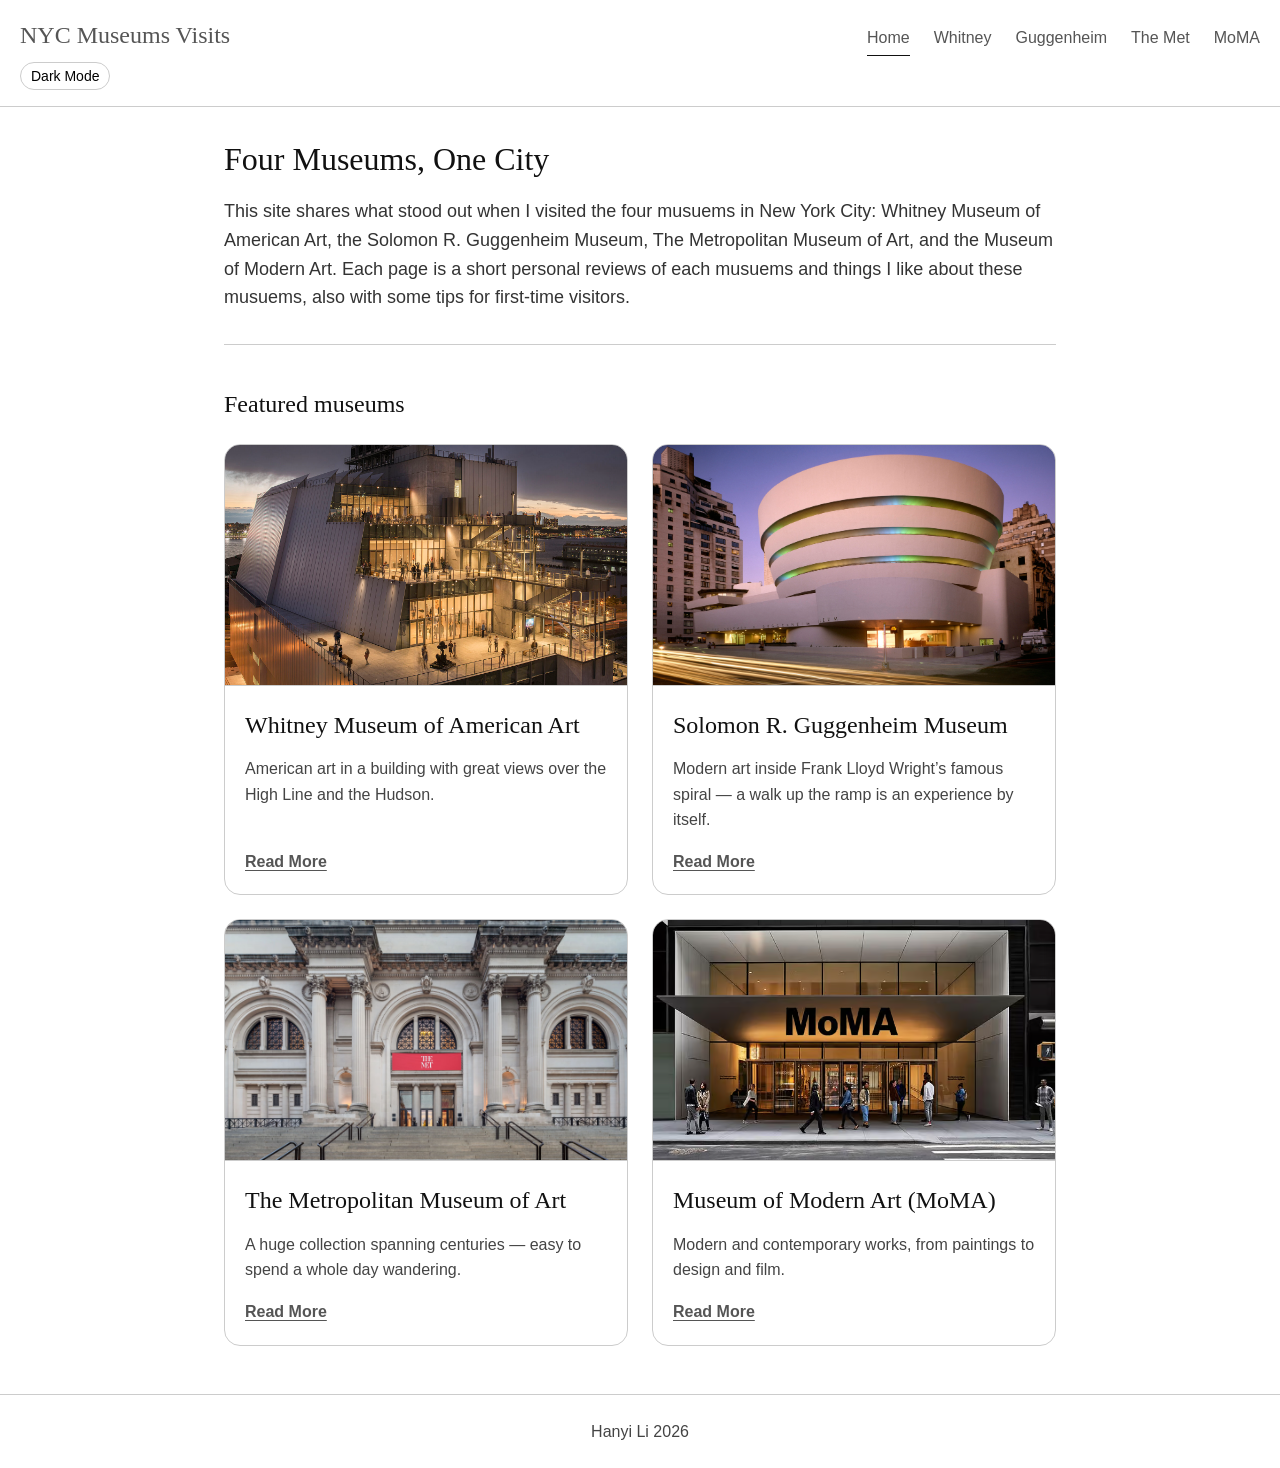
<file: index.html>
<!DOCTYPE html>
<html lang="en">
<head>
  <meta charset="utf-8">
  <meta name="viewport" content="width=device-width, initial-scale=1">
  <title>NYC Museums — Personal Visits</title>
  <meta name="description" content="A simple guide to New York City museums from personal visits.">
  <link rel="stylesheet" href="css/styles.css">
</head>
<body>
  <a class="skip-link" href="#main-content">Skip to main content</a>

  <header class="header">
  <div class="header-brand">
    <p class="site-title"><a href="index.html">NYC Museums Visits</a></p>
    <button id="dark-mode-toggle" aria-label="Toggle Dark Mode">Dark Mode</button>
  </div>

  <nav id="nav" class="site-nav" aria-label="Main">
    <ul>
      <li><a href="index.html" aria-current="page">Home</a></li>
      <li><a href="whitney.html">Whitney</a></li>
      <li><a href="guggenheim.html">Guggenheim</a></li>
      <li><a href="met.html">The Met</a></li>
      <li><a href="moma.html">MoMA</a></li>
    </ul>
  </nav>
  </header>

  <main id="main-content">
    <section class="hero">
      <h1>Four Museums, One City</h1>
      <p>This site shares what stood out when I visited the four musuems in New York City: Whitney Museum of American Art, the Solomon R. Guggenheim Museum, The Metropolitan Museum of Art, and the Museum of Modern Art. Each page is a short personal reviews of each musuems and things I like about these musuems, also with some tips for first-time visitors.</p>
    </section>

    <section>
      <h2>Featured museums</h2>
      <div class="museum-grid">
        <article class="museum-card">
          <figure class="museum-card-image">
            <img src="images/whitney.jpg" width="320" height="200" alt="Simple black and white drawing of the Whitney Museum building">
          </figure>
          <div class="museum-card-inner">
            <h3>Whitney Museum of American Art</h3>
            <p>American art in a building with great views over the High Line and the Hudson.</p>
            <a href="whitney.html">Read More</a>
          </div>
        </article>
        <article class="museum-card">
          <figure class="museum-card-image">
            <img src="images/guggenheim.jpg" width="320" height="200" alt="Simple black and white drawing suggesting the Guggenheim spiral building">
          </figure>
          <div class="museum-card-inner">
            <h3>Solomon R. Guggenheim Museum</h3>
            <p>Modern art inside Frank Lloyd Wright’s famous spiral — a walk up the ramp is an experience by itself.</p>
            <a href="guggenheim.html">Read More</a>
          </div>
        </article>
        <article class="museum-card">
          <figure class="museum-card-image">
            <img src="images/met.avif" width="320" height="200" alt="Simple black and white drawing of The Met facade and steps">
          </figure>
          <div class="museum-card-inner">
            <h3>The Metropolitan Museum of Art</h3>
            <p>A huge collection spanning centuries — easy to spend a whole day wandering.</p>
            <a href="met.html">Read More</a>
          </div>
        </article>
        <article class="museum-card">
          <figure class="museum-card-image">
            <img src="images/moma.avif" width="320" height="200" alt="Simple black and white drawing of a modern museum building">
          </figure>
          <div class="museum-card-inner">
            <h3>Museum of Modern Art (MoMA)</h3>
            <p>Modern and contemporary works, from paintings to design and film.</p>
            <a href="moma.html">Read More</a>
          </div>
        </article>
      </div>
    </section>
  </main>

  <footer class="footer">
    <p> Hanyi Li 2026</p>
  </footer>

  <script src="script.js"></script>
</body>
</html>
</file>
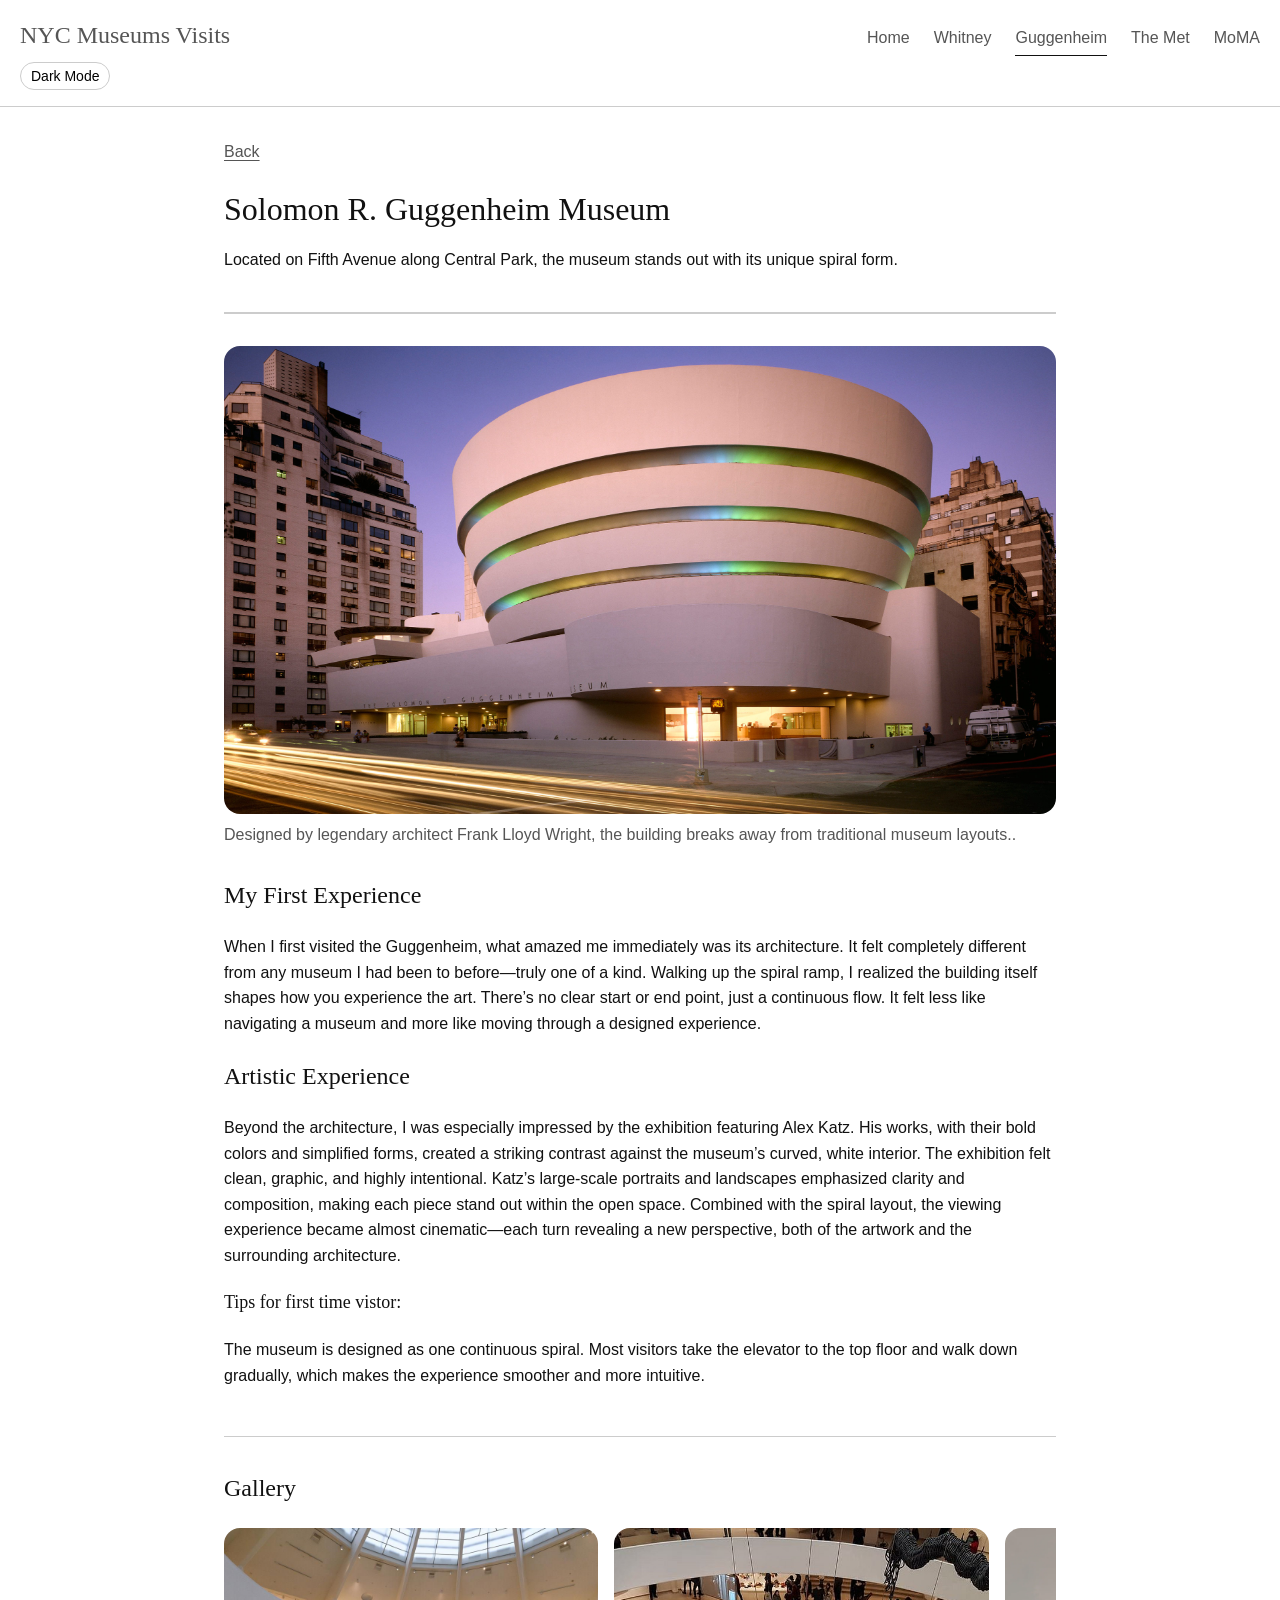
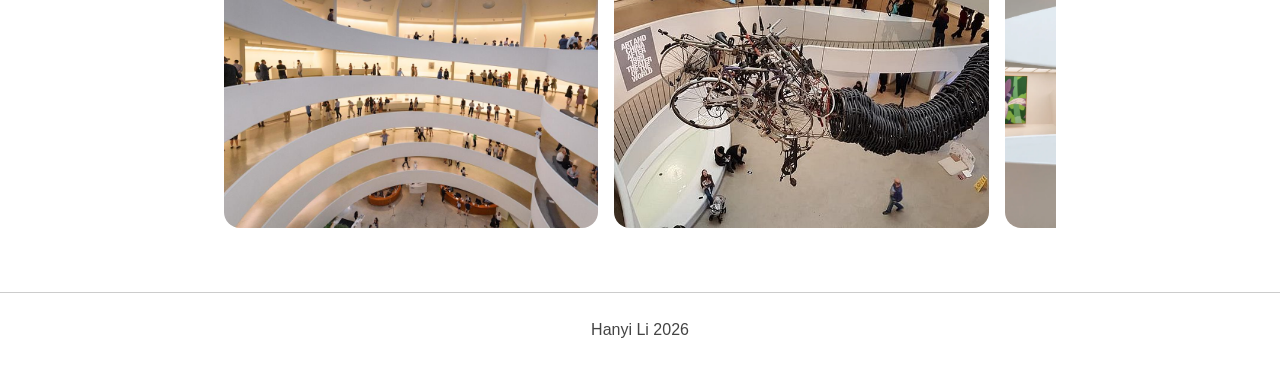
<file: guggenheim.html>
<!DOCTYPE html>
<html lang="en">
<head>
  <meta charset="utf-8">
  <meta name="viewport" content="width=device-width, initial-scale=1">
  <title>Solomon R. Guggenheim Museum — NYC Museums</title>
  <link rel="stylesheet" href="css/styles.css">
</head>
<body>
  <a class="skip-link" href="#main-content">Skip to main content</a>

  <header class="header">
  <div class="header-brand">
    <p class="site-title"><a href="index.html">NYC Museums Visits</a></p>
    <button id="dark-mode-toggle" aria-label="Toggle Dark Mode">Dark Mode</button>
  </div>

  <nav id="nav" class="site-nav" aria-label="Main">
    <ul>
      <li><a href="index.html">Home</a></li>
      <li><a href="whitney.html">Whitney</a></li>
      <li><a href="guggenheim.html" aria-current="page">Guggenheim</a></li>
      <li><a href="met.html">The Met</a></li>
      <li><a href="moma.html">MoMA</a></li>
    </ul>
  </nav>
  </header>

  <main id="main-content">
    <a class="back" href="index.html">Back</a>

    <article>
      <header class="article-header">
        <h1>Solomon R. Guggenheim Museum</h1>
        <p class="article-description">Located on Fifth Avenue along Central Park, the museum stands out with its unique spiral form.</p>
      </header>

      <figure class="article-figure">
        <img src="images/guggenheim.jpg" width="640" height="400" alt="Simple black and white drawing suggesting the Guggenheim Museum’s spiral shape">
        <figcaption>Designed by legendary architect Frank Lloyd Wright, the building breaks away from traditional museum layouts..</figcaption>
      </figure>

      
       <div class="my-story">
        <h2>My First Experience</h2>
        <p> When I first visited the Guggenheim, what amazed me immediately was its architecture. It felt completely different from any museum I had been to before—truly one of a kind.
Walking up the spiral ramp, I realized the building itself shapes how you experience the art. There’s no clear start or end point, just a continuous flow. It felt less like navigating a museum and more like moving through a designed experience. </p>
        <h2>Artistic Experience</h2>
        <p> Beyond the architecture, I was especially impressed by the exhibition featuring Alex Katz. His works, with their bold colors and simplified forms, created a striking contrast against the museum’s curved, white interior.
The exhibition felt clean, graphic, and highly intentional. Katz’s large-scale portraits and landscapes emphasized clarity and composition, making each piece stand out within the open space.
Combined with the spiral layout, the viewing experience became almost cinematic—each turn revealing a new perspective, both of the artwork and the surrounding architecture. </p>
        <h3>Tips for first time vistor:</h3> The museum is designed as one continuous spiral. Most visitors take the elevator to the top floor and walk down gradually, which makes the experience smoother and more intuitive.</p>
      </div>
    </article>


        <section class="photo-gallery">
      <h2>Gallery</h2>
      <div class="swipe-grid">
        <div class="swipe-item">
          <img src="images/gugg1.jpg" alt="Guggenheim interior">
        </div>
        <div class="swipe-item">
          <img src="images/gugg2.jpg" alt="Guggenheim Installation Art">
        </div>
        <div class="swipe-item">
          <img src="images/gugg3.webp" alt="Alex Katz exhibition">
        </div>
        <div class="swipe-item">
          <img src="images/gugg4.jpg" alt="Hilma of Klint exhibition">
        </div>

  </main>
  

  <footer class="footer">
    <p>Hanyi Li 2026</p>
  </footer>

  <script src="script.js"></script>
</body>
</html>

<!-- Some contents are AI-generated: prompt used: give me some content about Guggenheim museum in NYC for a webiste design project. -->
</file>
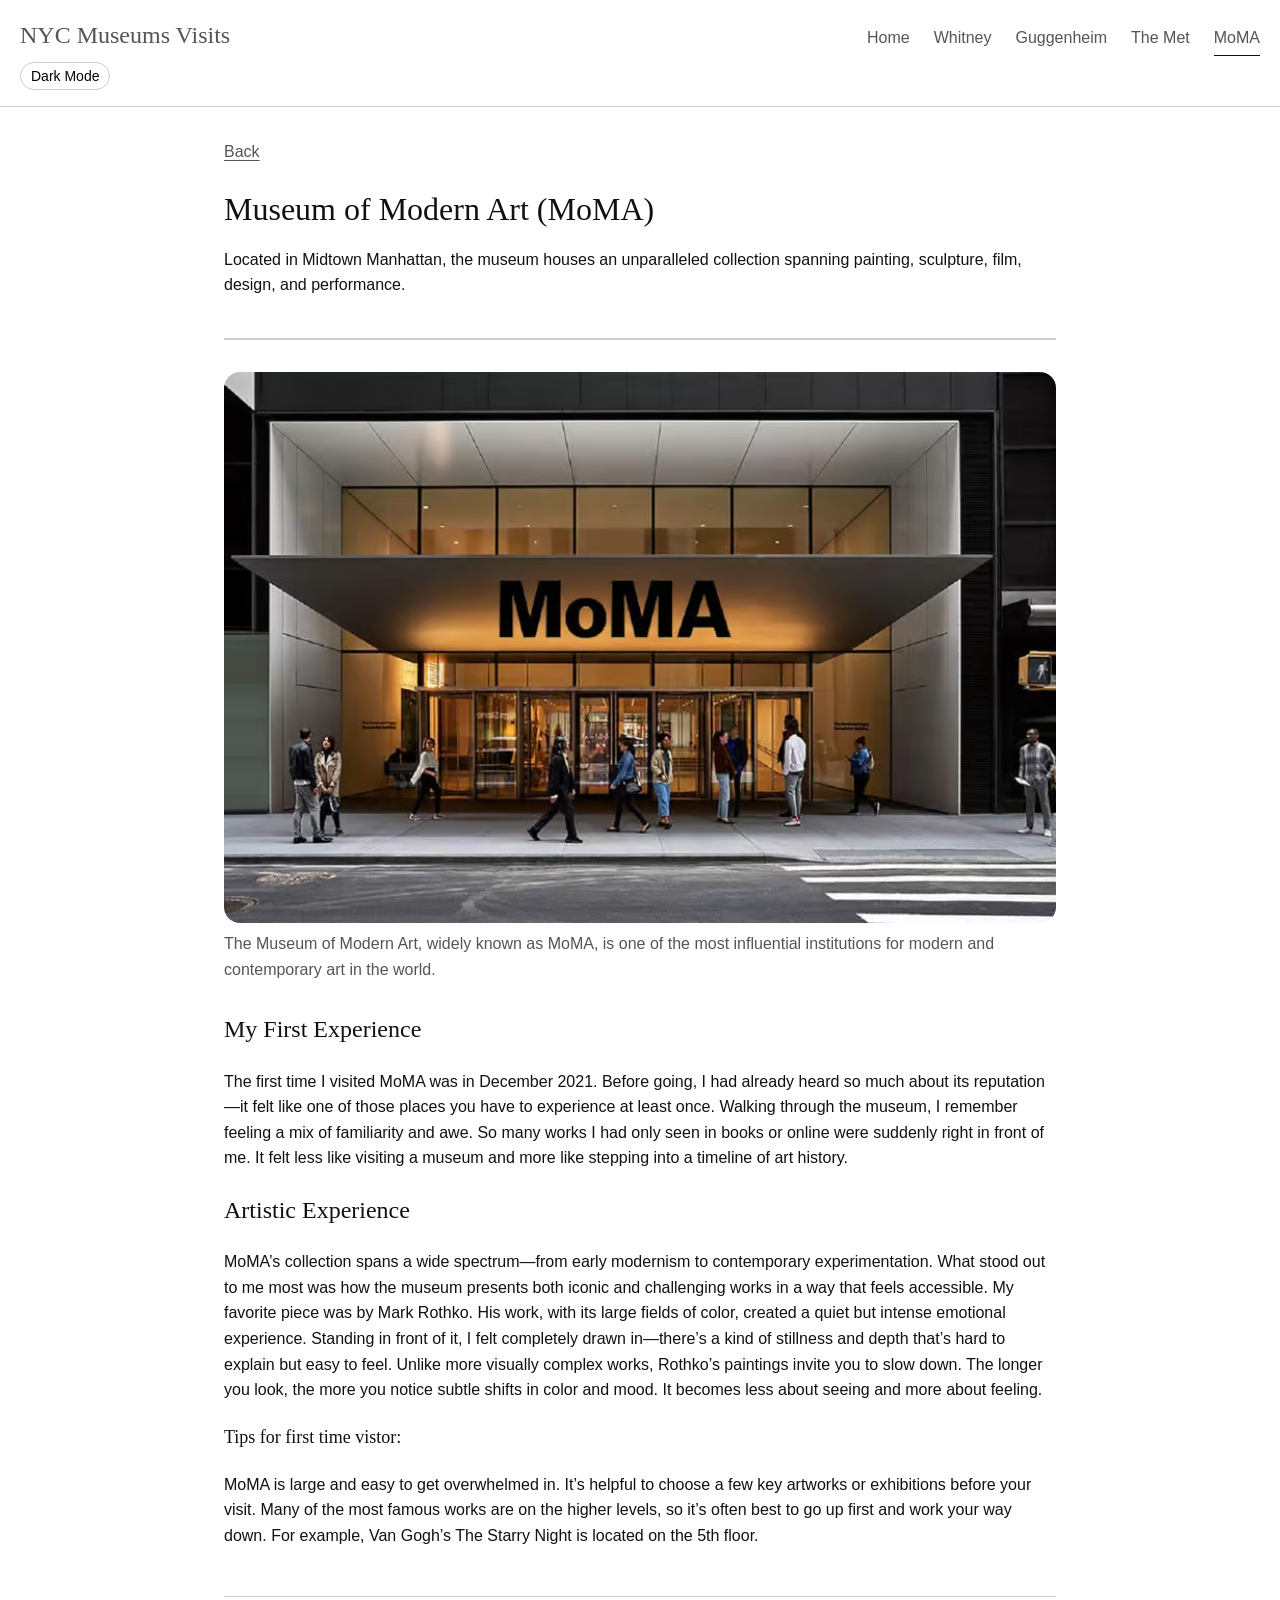
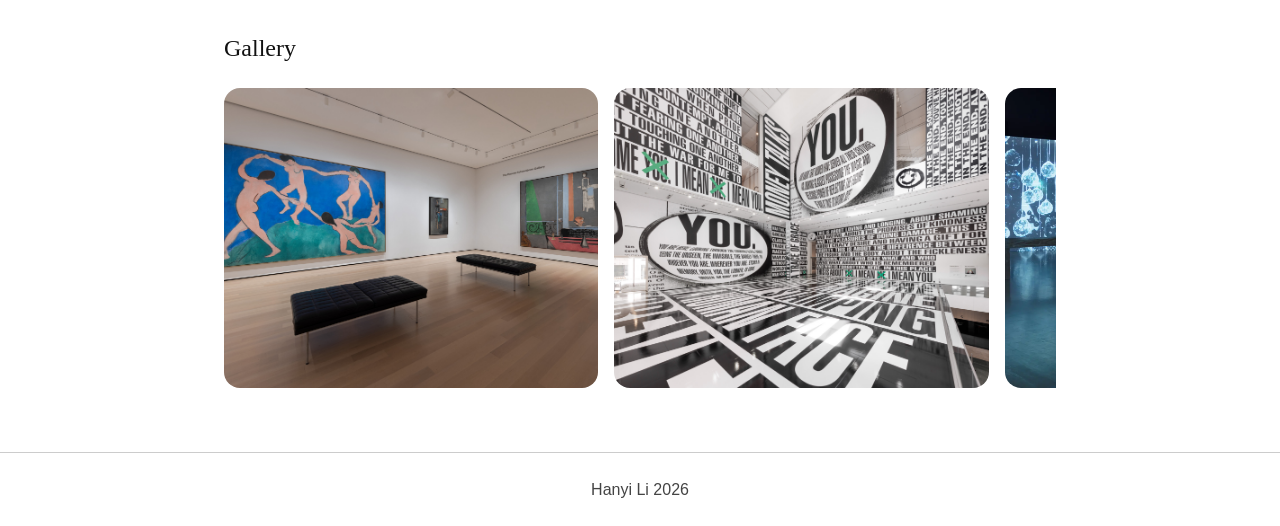
<file: moma.html>
<!DOCTYPE html>
<html lang="en">
<head>
  <meta charset="utf-8">
  <meta name="viewport" content="width=device-width, initial-scale=1">
  <title>Museum of Modern Art (MoMA) — NYC Museums</title>
  <link rel="stylesheet" href="css/styles.css">
</head>
<body>
  <a class="skip-link" href="#main-content">Skip to main content</a>

  <header class="header">
    <div class="header-brand">
    <p class="site-title"><a href="index.html">NYC Museums Visits</a></p>
    <button id="dark-mode-toggle" aria-label="Toggle Dark Mode">Dark Mode</button>
    </div>

  <nav id="nav" class="site-nav" aria-label="Main">
    <ul>
      <li><a href="index.html">Home</a></li>
      <li><a href="whitney.html">Whitney</a></li>
      <li><a href="guggenheim.html">Guggenheim</a></li>
      <li><a href="met.html">The Met</a></li>
      <li><a href="moma.html" aria-current="page">MoMA</a></li>
    </ul>
  </nav>
  </header>

  <main id="main-content">
    <a class="back" href="index.html">Back</a>

    <article>
      <header class="article-header">
        <h1>Museum of Modern Art (MoMA)</h1>
        <p class="article-description"> Located in Midtown Manhattan, the museum houses an unparalleled collection spanning painting, sculpture, film, design, and performance. </p>
      </header>

      <figure class="article-figure">
        <img src="images/moma.avif" width="640" height="400" alt="Simple black and white drawing of a modern museum building">
        <figcaption>The Museum of Modern Art, widely known as MoMA, is one of the most influential institutions for modern and contemporary art in the world.</figcaption>
      </figure>

      <div class="my-story">
        <h2>My First Experience</h2>
        <p>The first time I visited MoMA was in December 2021. Before going, I had already heard so much about its reputation—it felt like one of those places you have to experience at least once.
Walking through the museum, I remember feeling a mix of familiarity and awe. So many works I had only seen in books or online were suddenly right in front of me. It felt less like visiting a museum and more like stepping into a timeline of art history. </p>
        <h2>Artistic Experience</h2>
        <p> MoMA’s collection spans a wide spectrum—from early modernism to contemporary experimentation. What stood out to me most was how the museum presents both iconic and challenging works in a way that feels accessible.
My favorite piece was by Mark Rothko. His work, with its large fields of color, created a quiet but intense emotional experience. Standing in front of it, I felt completely drawn in—there’s a kind of stillness and depth that’s hard to explain but easy to feel.
Unlike more visually complex works, Rothko’s paintings invite you to slow down. The longer you look, the more you notice subtle shifts in color and mood. It becomes less about seeing and more about feeling. </p>

        <h3>Tips for first time vistor:</h3>MoMA is large and easy to get overwhelmed in. It’s helpful to choose a few key artworks or exhibitions before your visit. Many of the most famous works are on the higher levels, so it’s often best to go up first and work your way down. For example, Van Gogh’s The Starry Night is located on the 5th floor.</p>
      </div>
    </article>
    
      <section class="photo-gallery">
      <h2>Gallery</h2>
      <div class="swipe-grid">
        <div class="swipe-item">
          <img src="images/moma3.jpg" alt="Henri Matisee Dance">
        </div>
        <div class="swipe-item">
          <img src="images/moma1.jpg" alt="Barbra Krguer's Installation">
        </div>
        <div class="swipe-item">
          <img src="images/moma2.webp" alt="Joan Jons' exhibition">
        </div>
        <div class="swipe-item">
          <img src="images/moma4.avif" alt="Van Gogh's Starry Night">
        </div>
  </main>

  <footer class="footer">
    <p>Hanyi Li 2026</p>
  </footer>

  
</body>
</html>

<!-- Some contents are AI-generated from ChatGPT. Prompt used: give me some content about moma for a webiste design project. -->
</file>
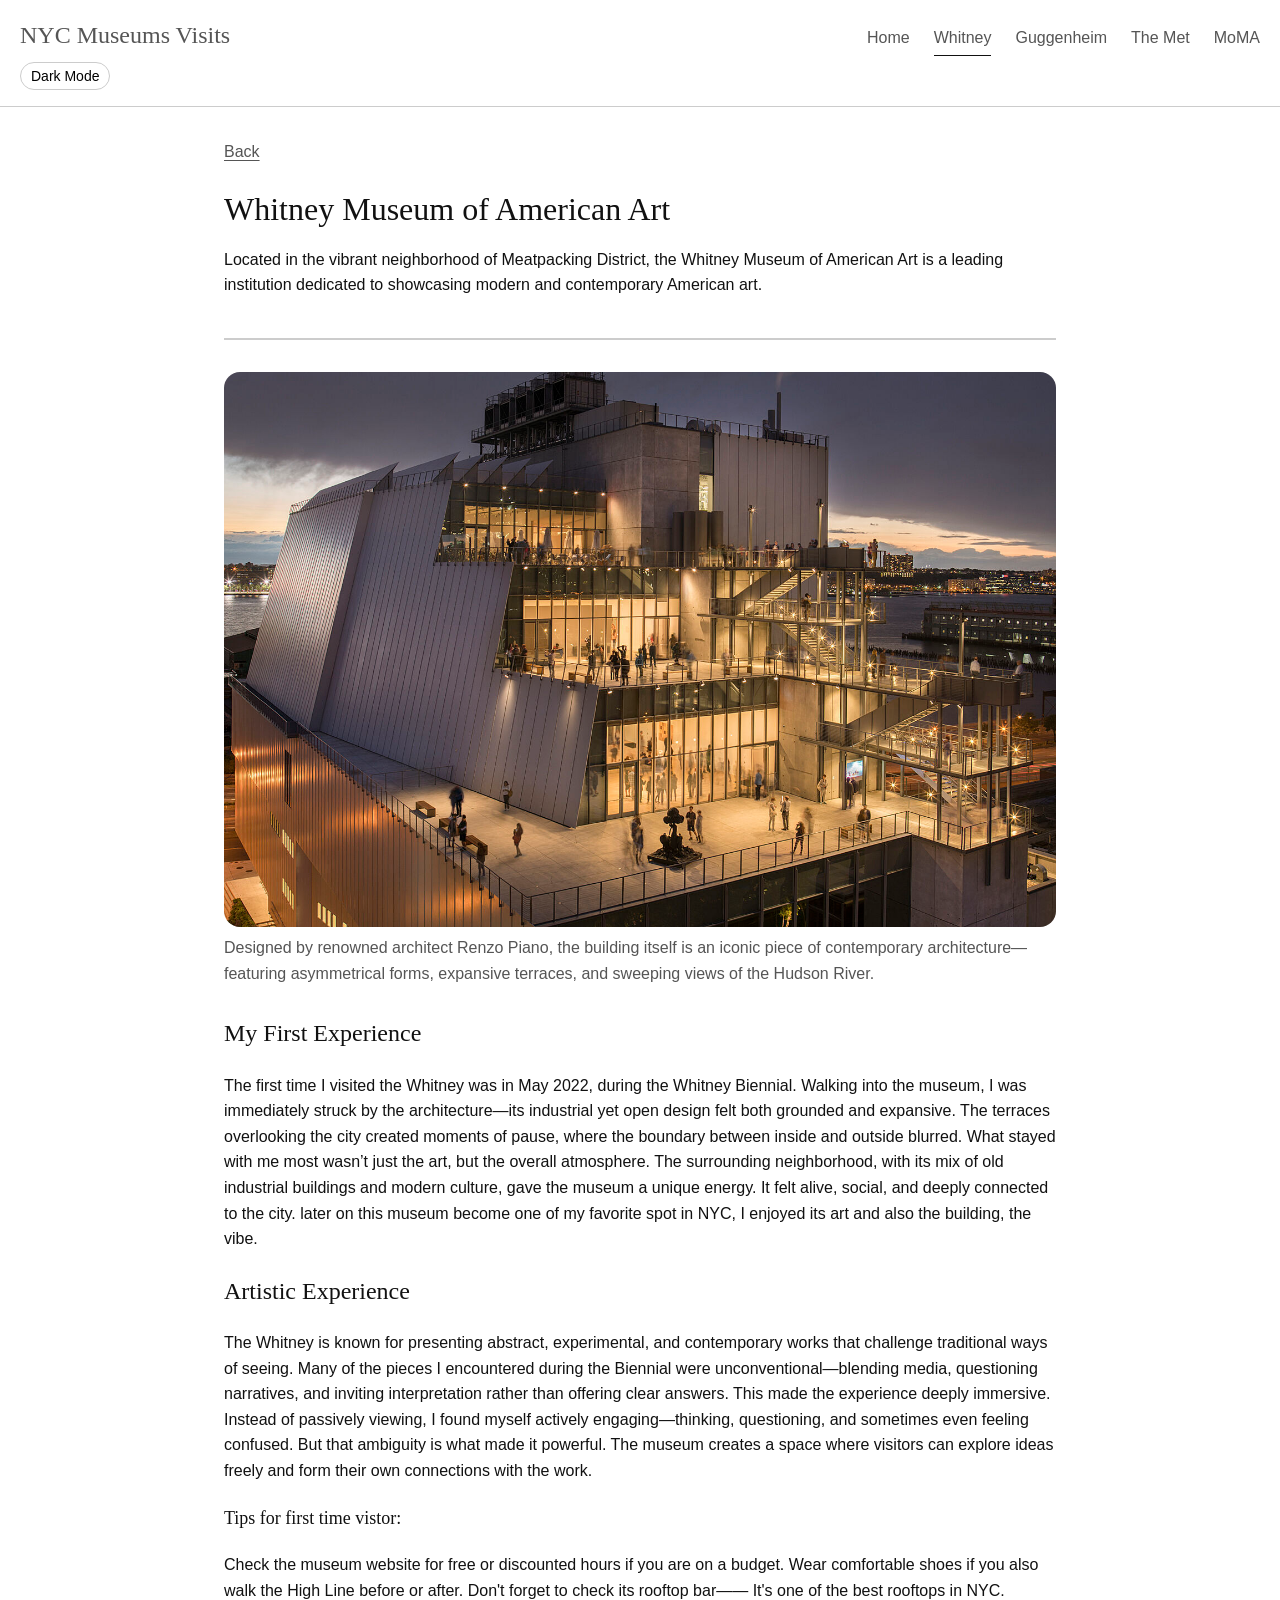
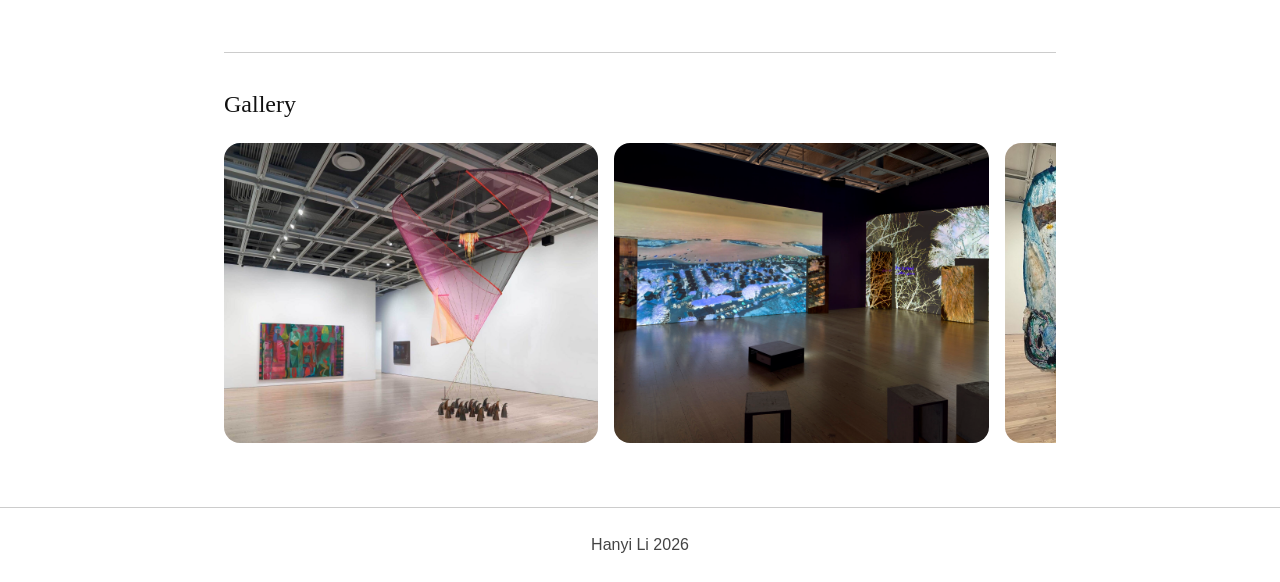
<file: whitney.html>
<!DOCTYPE html>
<html lang="en">
<head>
  <meta charset="utf-8">
  <meta name="viewport" content="width=device-width, initial-scale=1">
  <title>Whitney Museum of American Art — NYC Museums</title>
  <link rel="stylesheet" href="css/styles.css">
</head>
<body>
  <a class="skip-link" href="#main-content">Skip to main content</a>

  <header class="header">
    <div class="header-brand">
    <p class="site-title"><a href="index.html">NYC Museums Visits</a></p>
    <button id="dark-mode-toggle" aria-label="Toggle Dark Mode">Dark Mode</button>
    </div>

  <nav id="nav" class="site-nav" aria-label="Main">
    <ul>
      <li><a href="index.html">Home</a></li>
      <li><a href="whitney.html" aria-current="page">Whitney</a></li>
      <li><a href="guggenheim.html">Guggenheim</a></li>
      <li><a href="met.html">The Met</a></li>
      <li><a href="moma.html">MoMA</a></li>
    </ul>
  </nav>
  </header>


  <main id="main-content">
    <a class="back" href="index.html">Back</a>

    <article>
      <header class="article-header">
        <h1>Whitney Museum of American Art</h1>
        <p class="article-description">Located in the vibrant neighborhood of Meatpacking District, the Whitney Museum of American Art is a leading institution dedicated to showcasing modern and contemporary American art. </p>
      </header>

      <figure class="article-figure">
        <img src="images/whitney.jpg" width="640" height="400" alt="Simple black and white drawing of the Whitney Museum building">
        <figcaption>Designed by renowned architect Renzo Piano, the building itself is an iconic piece of contemporary architecture—featuring asymmetrical forms, expansive terraces, and sweeping views of the Hudson River.</figcaption>
      </figure>

      <div class="my-story">
        <h2>My First Experience</h2>
        <p>The first time I visited the Whitney was in May 2022, during the Whitney Biennial. Walking into the museum, I was immediately struck by the architecture—its industrial yet open design felt both grounded and expansive. The terraces overlooking the city created moments of pause, where the boundary between inside and outside blurred.
              What stayed with me most wasn’t just the art, but the overall atmosphere. The surrounding neighborhood, with its mix of old industrial buildings and modern culture, gave the museum a unique energy. It felt alive, social, and deeply connected to the city. later on this museum become one of my favorite spot in NYC, I enjoyed its art and also the building, the vibe. </p>
         <h2>Artistic Experience</h2>
        <p> The Whitney is known for presenting abstract, experimental, and contemporary works that challenge traditional ways of seeing. Many of the pieces I encountered during the Biennial were unconventional—blending media, questioning narratives, and inviting interpretation rather than offering clear answers.
This made the experience deeply immersive. Instead of passively viewing, I found myself actively engaging—thinking, questioning, and sometimes even feeling confused. But that ambiguity is what made it powerful. The museum creates a space where visitors can explore ideas freely and form their own connections with the work.</p>

              <h3>Tips for first time vistor:</h3> Check the museum website for free or discounted hours if you are on a budget. Wear comfortable shoes if you also walk the High Line before or after. Don't forget to check its rooftop bar—— It's one of the best rooftops in NYC.</p>
      </div>
    </article>


       <section class="photo-gallery">
      <h2>Gallery</h2>
      <div class="swipe-grid">
        <div class="swipe-item">
          <img src="images/whitney 1.jpg" alt="Biennial 2024 Installation">
        </div>
        <div class="swipe-item">
          <img src="images/whitney2.jpg" alt="Biennial 2026 Installation">
        </div>
        <div class="swipe-item">
          <img src="images/whitney3.jpg" alt="Permenant Installation">
        </div>
        <div class="swipe-item">
          <img src="images/whitney4.jpg.webp" alt="Ruth Asawa exhibition">
        </div>


  </main>

  <footer class="footer">
    <p>Hanyi Li 2026</p>
  </footer>
  <script src="script.js"></script>
</body>
</html>



<!-- Some contents are AI-generated from ChatGPT. Prompt used: give me some content about Whitney museum in NYC for a webiste design project. -->
</file>
<file: css/styles.css>
body {
  margin: 0;
  font-family: Arial, Helvetica, sans-serif;
  line-height: 1.6;
  color: #111111;
  background-color: #ffffff;
}

.skip-link {
  position: absolute;
  left: -9999px;
  top: auto;
  width: 1px;
  height: 1px;
  overflow: hidden;
}

.skip-link:focus {
  position: fixed;
  left: 1rem;
  top: 1rem;
  width: auto;
  height: auto;
  padding: 0.75rem 1rem;
  background: #111111;
  color: #ffffff;
  z-index: 1000;
  text-decoration: none;
  outline: 3px solid #ffffff;
  outline-offset: 2px;
}

a {
  color: #555555;
  text-decoration: underline;
  text-underline-offset: 3px;
}


a:focus-visible {
  outline: 3px solid #111111;
  outline-offset: 2px;
}

.header {
  border-bottom: 1px solid #cccccc;
  padding: 1rem 1.25rem;
  position: relative;
}

.site-title {
  font-family: 'Times New Roman', Times, serif;
  margin: 0 0 0.5rem 0;
  font-size: x-large;
  font-weight: normal;
}

.site-title a {
  text-decoration: none;
}

.site-title a:hover {
  text-decoration: underline;
}

.site-tagline {
  margin: 0;
  font-size: medium;
  color: #444444;
}
.site-nav {
  margin-top: 0.75rem;
}

.site-nav ul {
  list-style: none;
  margin: 0;
  padding: 0;
}

.site-nav a {
  display: block;
  padding: 0.5rem 0;
  text-decoration: none;
  border-bottom: 1px solid #cccccc;
}

.site-nav a:hover {
  text-decoration: underline;
}


.photo-gallery {
  margin-top: 3rem;
  padding-top: 2rem;
  border-top: 1px solid #cccccc;
}

.swipe-grid {
  display: flex;
  gap: 1rem;
  overflow-x: auto;
  padding-bottom: 1rem;
  scroll-snap-type: x mandatory;
  -webkit-overflow-scrolling: touch;
}

.swipe-grid::-webkit-scrollbar {
  height: 8px;
}

.swipe-grid::-webkit-scrollbar-track {
  background: #f1f1f1;
  border-radius: 10px;
}

.swipe-grid::-webkit-scrollbar-thumb {
  background: #cccccc;
  border-radius: 10px;
}

.swipe-item {
  flex: 0 0 85%;
  scroll-snap-align: start;
}

.swipe-item img {
  width: 100%;
  height: 300px;
  object-fit: cover;
  border-radius: 16px;
  display: block;
}

.swipe-grid:focus-visible {
  outline: 3px solid #111111;
  outline-offset: 2px;
  border-radius: 8px;
}


body.dark-mode {
  background-color: #121212;
  color: #ffffff;
}

.dark-mode a {
  color: #ffffff;
}

.dark-mode .hero p,
.dark-mode .site-tagline,
.dark-mode .museum-card p,
.dark-mode .article-figure figcaption,
.dark-mode .footer {
  color: #eeeeee;
}

.dark-mode h1,
.dark-mode h2,
.dark-mode h3 {
  color: #ffffff;
}

.dark-mode .header,
.dark-mode .footer,
.dark-mode .hero,
.dark-mode .article-header,
.dark-mode .photo-gallery {
  border-color: #333333;
}

.dark-mode a {
  color: white;
}

.dark-mode .museum-card {
  background-color: #1e1e1e;
  border-color: #333333;
}

.dark-mode .museum-card-image {
  background: #252525;
  border-color: #333333;
}

.dark-mode .site-nav a[aria-current="page"] {
  border-bottom-color: #ffffff;
}

#dark-mode-toggle {
  background: none;
  border: 1px solid #cccccc;
  padding: 5px 10px;
  border-radius: 20px;
  font-size: 14px;
}


.dark-mode #dark-mode-toggle {
  color: white;
  border-color: #555555;
  background-color: #333333;
}

#dark-mode-toggle:hover {
  background-color: #f0f0f0;
  border-color: #999999;
}

.dark-mode #dark-mode-toggle:hover {
  background-color: #444444;
  border-color: #ffffff;
  color: #ffffff;
}

@media (min-width: 720px) {
  .header {
    display: flex;
    flex-wrap: wrap;
    align-items: baseline;
    justify-content: space-between;
    gap: 1rem;
  }

  .header-brand {
    flex: 1;
    min-width: 200px;
  }

  .site-nav {
    margin-top: 0;
  }

  .site-nav ul {
    display: flex;
    flex-wrap: wrap;
    gap: 0 1.5rem;
  }

  .site-nav a {
    padding: 0.25rem 0;
    border-bottom: 1px solid transparent;
  }

  .site-nav a:hover,
  .site-nav a[aria-current="page"] {
    border-bottom-color: #111111;
  }
}

main {
  max-width: 52rem;
  margin: 0 auto;
  padding: 2rem 1.25rem 3rem;
}

.hero {
  margin-bottom: 2.5rem;
  padding-bottom: 2rem;
  border-bottom: 1px solid #cccccc;
}

h1 {
  font-family: 'Times New Roman', Times, serif;
  margin: 0 0 1rem 0;
  font-size: xx-large;
  font-weight: normal;
  line-height: 1.3;
}

.hero p {
  margin: 0;
  font-size: large;
  color: #333333;
}

h2 {
  font-family: 'Times New Roman', Times, serif;
  margin: 0 0 1.25rem 0;
  font-size: x-large;
  font-weight: normal;
}
h3 {
  font-family: 'Times New Roman', Times, serif;
  margin: 0 0 1.25rem 0;
  font-size: large;
  font-weight: normal;
}


.museum-grid {
  display: grid;
  gap: 1.5rem;
}

.swipe-item {
    flex: 0 0 45%;
  }

@media (min-width: 1200px) {
  .museum-grid {
    grid-template-columns: repeat(2, 1fr);
  }
}

.museum-card {
  border: 1px solid #cccccc;
  padding: 0;
  background: #ffffff;
  overflow: hidden;
  border-radius: 16px;
  display: flex;
  flex-direction: column;
}

.museum-card-inner {
  padding: 1.25rem;
  flex-grow: 1;
  display: flex;
  flex-direction: column;
}

.museum-card-image {
  margin: 0;
  border-bottom: 1px solid #cccccc;
  background: #f5f5f5;
}

.museum-card-image img {
  display: block;
  width: 100%;
  height: 240px;
  object-fit: cover;
}

.museum-card h3 {
  margin: 0 0 0.75rem 0;
  font-size: x-large;
  font-weight: normal;
}

.museum-card p {
  margin: 0 0 1rem 0;
  font-size: medium;
  color: #444444;
  flex-grow: 1;
}

.museum-card a {
  font-size: medium;
  font-weight: bold;
}

.article-header {
  margin-bottom: 2rem;
  padding-bottom: 1.5rem;
  border-bottom: 2px solid #cccccc;
}

.article-header h1 {
  margin: 0 0 0.5rem 0;
  font-size: xx-large;
  font-weight: normal;
}

. {
  margin: 0;
  font-size: medium;
  color: #555555;
}

.article-figure {
  margin: 0 0 1.75rem 0;
  padding: 0;
}

.article-figure img {
  border-radius: 16px;
  display: block;
  width: 100%;
  max-width: 100%;
  height: auto;
}

.article-figure figcaption {
  margin-top: 0.5rem;
  font-size: medium;
  color: #555555;
}

.my-story p {
  margin: 0 0 1.25rem 0;
}

.back {
  display: inline-block;
  margin-bottom: 1.5rem;
  font-size: medium;
}

.footer {
  border-top: 1px solid #cccccc;
  padding: 1.5rem 1.25rem;
  text-align: center;
  font-size: medium;
  color: #444444;
}

.footer p {
  margin: 0;
}
</file>
